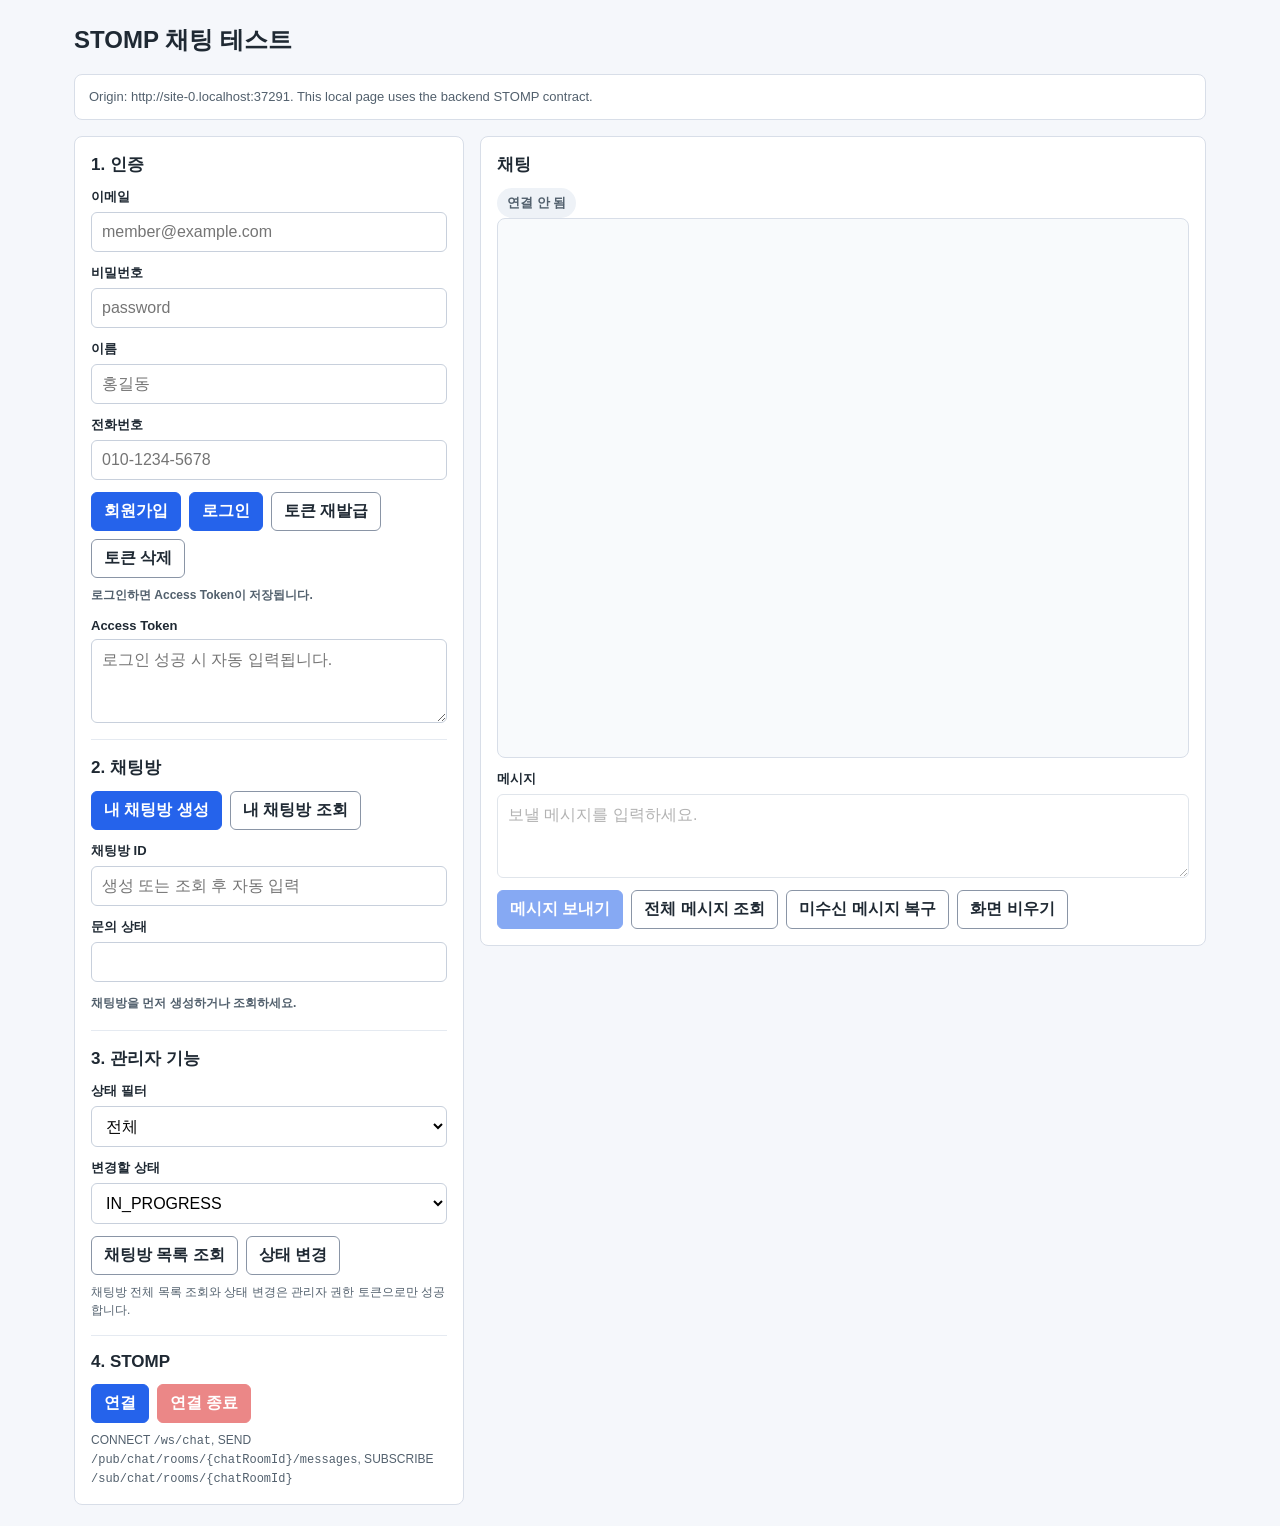
<file: src/main/resources/chat-test/chat-test.html>
<!doctype html>
<html lang="ko">
<head>
    <meta charset="UTF-8">
    <meta name="viewport" content="width=device-width, initial-scale=1.0">
    <title>STOMP 채팅 테스트</title>
    <style>
        * { box-sizing: border-box; }
        body { margin: 0; font-family: Arial, "Malgun Gothic", sans-serif; background: #f5f7fb; color: #1f2933; }
        main { max-width: 1180px; margin: 0 auto; padding: 24px; }
        h1 { margin: 0 0 18px; font-size: 24px; }
        h2 { margin: 0 0 12px; font-size: 17px; }
        code { font-family: Consolas, monospace; font-size: 12px; }
        .layout { display: grid; grid-template-columns: 390px 1fr; gap: 16px; align-items: start; }
        .panel { background: #fff; border: 1px solid #d8dee8; border-radius: 8px; padding: 16px; }
        .section { padding-top: 16px; margin-top: 16px; border-top: 1px solid #e5eaf1; }
        .section:first-child { padding-top: 0; margin-top: 0; border-top: 0; }
        .field { display: grid; gap: 6px; margin-bottom: 12px; }
        label { font-size: 13px; font-weight: 700; }
        input, select, textarea { width: 100%; border: 1px solid #c8d0dc; border-radius: 6px; padding: 10px; font: inherit; background: #fff; }
        textarea { min-height: 84px; resize: vertical; }
        button { min-height: 38px; border: 1px solid #2563eb; border-radius: 6px; padding: 8px 12px; font: inherit; font-weight: 700; color: #fff; background: #2563eb; cursor: pointer; }
        button.secondary { border-color: #8a95a6; color: #1f2933; background: #fff; }
        button.danger { border-color: #dc2626; background: #dc2626; }
        button:disabled, textarea:disabled { opacity: 0.55; cursor: not-allowed; }
        .row { display: flex; gap: 8px; flex-wrap: wrap; }
        .status { display: inline-flex; align-items: center; min-height: 30px; padding: 5px 10px; border-radius: 999px; font-size: 13px; font-weight: 700; background: #eef2f7; color: #52606d; }
        .status.connected { background: #dcfce7; color: #166534; }
        .status.error { background: #fee2e2; color: #991b1b; }
        .notice { margin: 0 0 16px; padding: 12px 14px; border: 1px solid #d8dee8; border-radius: 8px; background: #fff; color: #52606d; font-size: 13px; line-height: 1.5; }
        .notice.error { border-color: #fca5a5; background: #fee2e2; color: #991b1b; font-weight: 700; }
        .messages { height: 540px; overflow: auto; border: 1px solid #d8dee8; border-radius: 8px; padding: 12px; background: #f8fafc; }
        .message { margin-bottom: 8px; padding: 9px 10px; border: 1px solid #e1e7ef; border-radius: 6px; background: #fff; white-space: pre-wrap; word-break: break-word; }
        .message.system { color: #52606d; background: #eef2f7; }
        .message.error { color: #991b1b; background: #fee2e2; }
        .message .meta { display: block; margin-bottom: 4px; color: #52606d; font-size: 12px; font-weight: 700; }
        .result, .hint { margin: 8px 0 0; color: #52606d; font-size: 12px; line-height: 1.5; }
        .result { min-height: 20px; font-weight: 700; }
        .result.success { color: #166534; }
        .result.error { color: #991b1b; }
        @media (max-width: 920px) { main { padding: 16px; } .layout { grid-template-columns: 1fr; } .messages { height: 360px; } }
    </style>
</head>
<body>
<main>
    <h1>STOMP 채팅 테스트</h1>
    <div id="pageNotice" class="notice"></div>
    <div class="layout">
        <section class="panel">
            <div class="section">
                <h2>1. 인증</h2>
                <div class="field"><label for="email">이메일</label><input id="email" type="email" placeholder="member@example.com"></div>
                <div class="field"><label for="password">비밀번호</label><input id="password" type="password" placeholder="password"></div>
                <div class="field"><label for="name">이름</label><input id="name" type="text" placeholder="홍길동"></div>
                <div class="field"><label for="phone">전화번호</label><input id="phone" type="text" placeholder="010-1234-5678"></div>
                <div class="row">
                    <button type="button" id="signupButton">회원가입</button>
                    <button type="button" id="loginButton">로그인</button>
                    <button type="button" class="secondary" id="refreshButton">토큰 재발급</button>
                    <button type="button" class="secondary" id="clearTokenButton">토큰 삭제</button>
                </div>
                <div id="authResult" class="result">로그인하면 Access Token이 저장됩니다.</div>
                <div class="field" style="margin-top: 12px;"><label for="accessToken">Access Token</label><textarea id="accessToken" placeholder="로그인 성공 시 자동 입력됩니다."></textarea></div>
            </div>
            <div class="section">
                <h2>2. 채팅방</h2>
                <div class="row">
                    <button type="button" id="createRoomButton">내 채팅방 생성</button>
                    <button type="button" class="secondary" id="getRoomButton">내 채팅방 조회</button>
                </div>
                <div class="field" style="margin-top: 12px;"><label for="chatRoomId">채팅방 ID</label><input id="chatRoomId" type="number" min="1" placeholder="생성 또는 조회 후 자동 입력"></div>
                <div class="field"><label for="chatRoomStatus">문의 상태</label><input id="chatRoomStatus" type="text" readonly></div>
                <div id="roomResult" class="result">채팅방을 먼저 생성하거나 조회하세요.</div>
            </div>
            <div class="section">
                <h2>3. 관리자 기능</h2>
                <div class="field">
                    <label for="roomStatusFilter">상태 필터</label>
                    <select id="roomStatusFilter"><option value="">전체</option><option value="WAITING">WAITING</option><option value="IN_PROGRESS">IN_PROGRESS</option><option value="COMPLETED">COMPLETED</option></select>
                </div>
                <div class="field">
                    <label for="nextRoomStatus">변경할 상태</label>
                    <select id="nextRoomStatus"><option value="IN_PROGRESS">IN_PROGRESS</option><option value="COMPLETED">COMPLETED</option></select>
                </div>
                <div class="row">
                    <button type="button" class="secondary" id="loadRoomsButton">채팅방 목록 조회</button>
                    <button type="button" class="secondary" id="changeRoomStatusButton">상태 변경</button>
                </div>
                <p class="hint">채팅방 전체 목록 조회와 상태 변경은 관리자 권한 토큰으로만 성공합니다.</p>
            </div>
            <div class="section">
                <h2>4. STOMP</h2>
                <div class="row">
                    <button type="button" id="connectButton">연결</button>
                    <button type="button" class="danger" id="disconnectButton" disabled>연결 종료</button>
                </div>
                <p class="hint">CONNECT <code>/ws/chat</code>, SEND <code>/pub/chat/rooms/{chatRoomId}/messages</code>, SUBSCRIBE <code>/sub/chat/rooms/{chatRoomId}</code></p>
            </div>
        </section>
        <section class="panel">
            <h2>채팅</h2>
            <div id="connectionStatus" class="status">연결 안 됨</div>
            <div id="messages" class="messages"></div>
            <div class="field" style="margin-top: 12px;"><label for="messageInput">메시지</label><textarea id="messageInput" placeholder="보낼 메시지를 입력하세요." disabled></textarea></div>
            <div class="row">
                <button type="button" id="sendButton" disabled>메시지 보내기</button>
                <button type="button" class="secondary" id="loadMessagesButton">전체 메시지 조회</button>
                <button type="button" class="secondary" id="recoverMessagesButton">미수신 메시지 복구</button>
                <button type="button" class="secondary" id="clearMessagesButton">화면 비우기</button>
            </div>
        </section>
    </div>
</main>
<script>
    const $ = (id) => document.getElementById(id);
    const emailInput = $("email");
    const passwordInput = $("password");
    const nameInput = $("name");
    const phoneInput = $("phone");
    const accessTokenInput = $("accessToken");
    const chatRoomIdInput = $("chatRoomId");
    const chatRoomStatusInput = $("chatRoomStatus");
    const messageInput = $("messageInput");
    const messages = $("messages");
    const connectionStatus = $("connectionStatus");
    const authResult = $("authResult");
    const roomResult = $("roomResult");
    const pageNotice = $("pageNotice");
    const roomStatusFilter = $("roomStatusFilter");
    const nextRoomStatus = $("nextRoomStatus");
    const subscriptionId = "chat-room-subscription";
    let socket = null;
    let reconnectTimer = null;
    let reconnectAttempts = 0;
    let manualDisconnect = false;
    let currentChatRoomStatus = "";

    restoreSavedState();
    initializePageNotice();

    $("signupButton").addEventListener("click", signup);
    $("loginButton").addEventListener("click", login);
    $("refreshButton").addEventListener("click", refreshAccessToken);
    $("clearTokenButton").addEventListener("click", clearToken);
    $("createRoomButton").addEventListener("click", createMyChatRoom);
    $("getRoomButton").addEventListener("click", getMyChatRoom);
    $("connectButton").addEventListener("click", connectStomp);
    $("disconnectButton").addEventListener("click", disconnectStomp);
    $("sendButton").addEventListener("click", sendMessage);
    $("loadMessagesButton").addEventListener("click", () => loadMessages(false));
    $("recoverMessagesButton").addEventListener("click", recoverMissedMessages);
    $("clearMessagesButton").addEventListener("click", () => messages.innerHTML = "");
    $("loadRoomsButton").addEventListener("click", loadChatRooms);
    $("changeRoomStatusButton").addEventListener("click", changeRoomStatus);
    messageInput.addEventListener("keydown", (event) => {
        if (event.key === "Enter" && !event.shiftKey) {
            event.preventDefault();
            sendMessage();
        }
    });

    async function signup() {
        const request = {email: emailInput.value.trim(), password: passwordInput.value, name: nameInput.value.trim(), phone: phoneInput.value.trim()};
        if (!request.email || !request.password || !request.name || !request.phone) {
            setResult(authResult, "Fill all sign-up fields.", "error");
            return;
        }
        try {
            const body = await requestJson("/api/auth/signup", {method: "POST", headers: {"Content-Type": "application/json"}, body: JSON.stringify(request)});
            localStorage.setItem("chatTestEmail", request.email);
            setResult(authResult, `Sign-up success: memberId=${body.data.memberId}`, "success");
            appendSystem("Sign-up completed. Log in with the same account.");
        } catch (error) {
            setResult(authResult, error.message, "error");
            appendError("Sign-up failed: " + error.message);
        }
    }

    async function login() {
        const email = emailInput.value.trim();
        const password = passwordInput.value;
        if (!email || !password) {
            setResult(authResult, "Fill email and password.", "error");
            return;
        }
        try {
            const body = await requestJson("/api/auth/login", {method: "POST", headers: {"Content-Type": "application/json"}, body: JSON.stringify({email, password})});
            saveAccessToken(body.data.accessToken);
            localStorage.setItem("chatTestEmail", email);
            setResult(authResult, "Login success.", "success");
            appendSystem("Access token saved.");
        } catch (error) {
            setResult(authResult, error.message, "error");
            appendError("Login failed: " + error.message);
        }
    }

    async function refreshAccessToken() {
        const body = await requestJson("/api/auth/refresh", {method: "POST", credentials: "same-origin"});
        saveAccessToken(body.data.accessToken);
        setResult(authResult, "Token refresh success.", "success");
        appendSystem("Access token refreshed.");
        return body.data.accessToken;
    }

    async function createMyChatRoom() {
        try {
            const body = await requestJsonWithAuth("/api/chat/rooms/my", {method: "POST"});
            applyChatRoom(body.data);
            setResult(roomResult, `Room created: ${body.data.chatRoomId}`, "success");
            appendSystem(`Room created: chatRoomId=${body.data.chatRoomId}, status=${body.data.status}`);
        } catch (error) {
            setResult(roomResult, error.message, "error");
            appendError("Create room failed: " + error.message);
        }
    }

    async function getMyChatRoom() {
        try {
            const body = await requestJsonWithAuth("/api/chat/rooms/my", {method: "GET"});
            applyChatRoom(body.data);
            setResult(roomResult, `Room loaded: ${body.data.chatRoomId}`, "success");
            appendSystem(`Room loaded: chatRoomId=${body.data.chatRoomId}, status=${body.data.status}`);
        } catch (error) {
            setResult(roomResult, error.message, "error");
            appendError("Load room failed: " + error.message);
        }
    }

    async function loadChatRooms() {
        const status = roomStatusFilter.value;
        const query = status ? `?status=${encodeURIComponent(status)}` : "";
        try {
            const body = await requestJsonWithAuth("/api/chat/rooms" + query, {method: "GET"});
            appendSystem(`${status || "ALL"} rooms: ${body.data.length}`);
            body.data.forEach((room) => appendSystem(`room=${room.chatRoomId}, member=${room.memberId}, status=${room.status}, updatedAt=${formatDateTime(room.updatedAt)}, createdAt=${formatDateTime(room.createdAt)}`));
        } catch (error) {
            appendError("Load rooms failed: " + error.message);
        }
    }

    async function changeRoomStatus() {
        const chatRoomId = requireChatRoomId();
        if (!chatRoomId) return;
        try {
            const body = await requestJsonWithAuth(`/api/chat/rooms/${chatRoomId}/status`, {method: "PATCH", headers: {"Content-Type": "application/json"}, body: JSON.stringify({status: nextRoomStatus.value})});
            applyChatRoom(body.data);
            appendSystem(`Status changed: chatRoomId=${body.data.chatRoomId}, status=${body.data.status}`);
        } catch (error) {
            appendError("Change status failed: " + error.message);
        }
    }

    function connectStomp() {
        const chatRoomId = requireChatRoomId();
        const accessToken = requireAccessToken();
        if (!chatRoomId || !accessToken) return;
        if (socket && socket.readyState === WebSocket.OPEN) {
            appendSystem("STOMP connection is already open.");
            return;
        }
        manualDisconnect = false;
        setConnected(false, "Connecting");
        const protocol = window.location.protocol === "https:" ? "wss:" : "ws:";
        socket = new WebSocket(`${protocol}//${window.location.host}/ws/chat`);
        socket.onopen = () => {
            reconnectAttempts = 0;
            sendFrame("CONNECT", {"accept-version": "1.2", "heart-beat": "10000,10000", "Authorization": "Bearer " + accessToken});
        };
        socket.onmessage = (event) => handleStompData(event.data);
        socket.onerror = () => {
            setConnected(false, "Error", "error");
            appendError("STOMP connection error.");
        };
        socket.onclose = (event) => {
            setConnected(false, "Closed");
            appendSystem(`STOMP closed: code=${event.code}, reason=${event.reason || "none"}`);
            if (!manualDisconnect) scheduleReconnect();
        };
    }

    function disconnectStomp() {
        manualDisconnect = true;
        clearTimeout(reconnectTimer);
        if (socket && socket.readyState === WebSocket.OPEN) {
            sendFrame("UNSUBSCRIBE", {id: subscriptionId});
            sendFrame("DISCONNECT", {});
        }
        if (socket) {
            socket.close();
            socket = null;
        }
        setConnected(false, "Disconnected");
    }

    function sendMessage() {
        const chatRoomId = requireChatRoomId();
        const content = messageInput.value.trim();
        if (!chatRoomId || !content) return;
        if (content.length > 1000) {
            appendError("Message must be 1000 characters or less.");
            return;
        }
        if (!socket || socket.readyState !== WebSocket.OPEN) {
            appendError("Connect STOMP before sending a message.");
            return;
        }
        if (currentChatRoomStatus === "COMPLETED") {
            appendError("Cannot send messages to a completed room.");
            return;
        }
        sendFrame("SEND", {destination: `/pub/chat/rooms/${chatRoomId}/messages`, "content-type": "application/json"}, JSON.stringify({content}));
        messageInput.value = "";
        messageInput.focus();
    }

    async function loadMessages(onlyMissed) {
        const chatRoomId = requireChatRoomId();
        if (!chatRoomId) return;
        const lastReceivedMessageId = getLastReceivedMessageId(chatRoomId);
        const query = onlyMissed && lastReceivedMessageId > 0 ? `?afterMessageId=${lastReceivedMessageId}` : "";
        try {
            const body = await requestJsonWithAuth(`/api/chat/rooms/${chatRoomId}/messages${query}`, {method: "GET"});
            appendSystem(`${onlyMissed ? "Missed" : "All"} messages: ${body.data.length}`);
            body.data.forEach(appendChatMessage);
        } catch (error) {
            appendError("Load messages failed: " + error.message);
        }
    }

    async function recoverMissedMessages() {
        await loadMessages(true);
    }

    function handleStompData(data) {
        data.split("\u0000").filter((frame) => frame.trim() !== "").forEach((rawFrame) => {
            const frame = parseFrame(rawFrame);
            if (frame.command === "CONNECTED") {
                subscribeCurrentRoom();
                setConnected(true, "Connected");
                appendSystem("STOMP CONNECTED.");
                recoverMissedMessages();
                return;
            }
            if (frame.command === "MESSAGE") {
                appendServerMessage(frame.body);
                return;
            }
            if (frame.command === "ERROR") {
                appendStompError(frame);
            }
        });
    }

    function appendStompError(frame) {
        try {
            const error = JSON.parse(frame.body || "{}");
            if (error.code && error.message) {
                appendError(`STOMP ERROR: ${error.code} - ${error.message}`);
                return;
            }
        } catch (parseError) {
            // 서버가 JSON ErrorResponse가 아닌 기본 ERROR frame을 보낸 경우 기존 방식으로 표시합니다.
        }

        appendError("STOMP ERROR: " + (frame.body || JSON.stringify(frame.headers)));
    }

    function subscribeCurrentRoom() {
        const chatRoomId = requireChatRoomId();
        if (!chatRoomId) return;
        sendFrame("SUBSCRIBE", {id: subscriptionId, destination: `/sub/chat/rooms/${chatRoomId}`, ack: "auto"});
        appendSystem(`/sub/chat/rooms/${chatRoomId} subscribed.`);
    }

    function appendServerMessage(body) {
        try {
            const message = JSON.parse(body);
            if (message.messageId) {
                appendChatMessage(message);
                return;
            }
            appendSystem(`${message.content || body} (${formatDateTime(message.createdAt)})`);
        } catch (error) {
            appendSystem(body);
        }
    }

    function appendChatMessage(message) {
        const messageId = Number(message.messageId || 0);
        const chatRoomId = String(message.chatRoomId || "");
        if (messageId > 0 && chatRoomId) updateLastReceivedMessageId(chatRoomId, messageId);
        const element = document.createElement("div");
        element.className = "message";
        const meta = document.createElement("span");
        meta.className = "meta";
        meta.textContent = `#${message.messageId} ${message.senderRole}:${message.senderId} / room=${message.chatRoomId} / ${formatDateTime(message.createdAt)}`;
        const content = document.createElement("span");
        content.textContent = message.content;
        element.appendChild(meta);
        element.appendChild(content);
        messages.appendChild(element);
        scrollMessagesToBottom();
    }

    function sendFrame(command, headers = {}, body = "") {
        const headerLines = Object.entries(headers).map(([key, value]) => `${key}:${value}`).join("\n");
        socket.send(`${command}\n${headerLines}\n\n${body}\u0000`);
    }

    function parseFrame(rawFrame) {
        const splitIndex = rawFrame.indexOf("\n\n");
        const headerPart = splitIndex >= 0 ? rawFrame.slice(0, splitIndex) : rawFrame;
        const body = splitIndex >= 0 ? rawFrame.slice(splitIndex + 2) : "";
        const headerLines = headerPart.split("\n");
        const command = headerLines.shift();
        const headers = {};
        headerLines.forEach((line) => {
            const colonIndex = line.indexOf(":");
            if (colonIndex > 0) headers[line.slice(0, colonIndex)] = line.slice(colonIndex + 1);
        });
        return {command, headers, body};
    }

    async function requestJsonWithAuth(path, options = {}, retry = true) {
        const accessToken = requireAccessToken();
        if (!accessToken) throw new Error("Access token is required.");
        const headers = new Headers(options.headers || {});
        headers.set("Authorization", "Bearer " + accessToken);
        try {
            return await requestJson(path, {...options, headers});
        } catch (error) {
            if (retry && error.status === 401) {
                const newAccessToken = await refreshAccessToken();
                headers.set("Authorization", "Bearer " + newAccessToken);
                return requestJson(path, {...options, headers});
            }
            throw error;
        }
    }

    async function requestJson(path, options = {}) {
        const response = await fetch(path, {credentials: "same-origin", ...options});
        const text = await response.text();
        const body = text ? JSON.parse(text) : {};
        if (!response.ok || body.success === false) {
            const error = new Error(body.message || `HTTP ${response.status}`);
            error.status = response.status;
            error.body = body;
            throw error;
        }
        return body;
    }

    function scheduleReconnect() {
        const chatRoomId = chatRoomIdInput.value.trim();
        const accessToken = accessTokenInput.value.trim();
        if (!chatRoomId || !accessToken) return;
        reconnectAttempts += 1;
        const delay = Math.min(1000 * reconnectAttempts, 10000);
        appendSystem(`Reconnect in ${delay / 1000}s.`);
        clearTimeout(reconnectTimer);
        reconnectTimer = setTimeout(() => refreshAccessToken().catch(() => null).finally(connectStomp), delay);
    }

    function applyChatRoom(chatRoom) {
        chatRoomIdInput.value = chatRoom.chatRoomId;
        chatRoomStatusInput.value = chatRoom.status;
        currentChatRoomStatus = chatRoom.status;
        localStorage.setItem("chatTestChatRoomId", chatRoom.chatRoomId);
        updateSendEnabled();
    }

    function saveAccessToken(accessToken) {
        accessTokenInput.value = accessToken;
        localStorage.setItem("chatTestAccessToken", accessToken);
    }

    function getLastReceivedMessageId(chatRoomId) {
        return Number(localStorage.getItem(lastMessageIdStorageKey(chatRoomId)) || "0");
    }

    function updateLastReceivedMessageId(chatRoomId, messageId) {
        const currentMessageId = getLastReceivedMessageId(chatRoomId);
        localStorage.setItem(lastMessageIdStorageKey(chatRoomId), String(Math.max(currentMessageId, messageId)));
    }

    function lastMessageIdStorageKey(chatRoomId) {
        return `chatTestLastMessageId:${chatRoomId}`;
    }

    function clearToken() {
        accessTokenInput.value = "";
        localStorage.removeItem("chatTestAccessToken");
        appendSystem("Access token cleared.");
    }

    function restoreSavedState() {
        emailInput.value = localStorage.getItem("chatTestEmail") || "";
        accessTokenInput.value = localStorage.getItem("chatTestAccessToken") || "";
        chatRoomIdInput.value = localStorage.getItem("chatTestChatRoomId") || "";
    }

    function requireAccessToken() {
        const accessToken = accessTokenInput.value.trim();
        if (!accessToken) {
            appendError("Log in first.");
            return "";
        }
        return accessToken;
    }

    function requireChatRoomId() {
        const chatRoomId = chatRoomIdInput.value.trim();
        if (!chatRoomId) {
            appendError("Create or load a chat room first.");
            return "";
        }
        return chatRoomId;
    }

    function setConnected(connected, text, type = "") {
        $("connectButton").disabled = connected;
        $("disconnectButton").disabled = !connected;
        connectionStatus.textContent = text;
        connectionStatus.className = type ? `status ${type}` : connected ? "status connected" : "status";
        updateSendEnabled();
    }

    function updateSendEnabled() {
        const connected = socket && socket.readyState === WebSocket.OPEN;
        const disabled = !connected || currentChatRoomStatus === "COMPLETED";
        $("sendButton").disabled = disabled;
        messageInput.disabled = disabled;
    }

    function setResult(element, text, type = "") {
        element.textContent = text;
        element.className = type ? `result ${type}` : "result";
    }

    function appendSystem(text) { appendMessage(text, "system"); }
    function appendError(text) { appendMessage(text, "error"); }
    function appendMessage(text, type = "") {
        const element = document.createElement("div");
        element.className = type ? `message ${type}` : "message";
        element.textContent = text;
        messages.appendChild(element);
        scrollMessagesToBottom();
    }
    function scrollMessagesToBottom() { messages.scrollTop = messages.scrollHeight; }
    function formatDateTime(value) { return value ? String(value).replace("T", " ") : "-"; }
    function initializePageNotice() {
        if (window.location.protocol === "file:") {
            pageNotice.className = "notice error";
            pageNotice.textContent = "Open this page through Spring Boot. Use http://localhost:8080/chat-test.html";
            return;
        }
        pageNotice.textContent = `Origin: ${window.location.origin}. This local page uses the backend STOMP contract.`;
    }
</script>
</body>
</html>
</file>
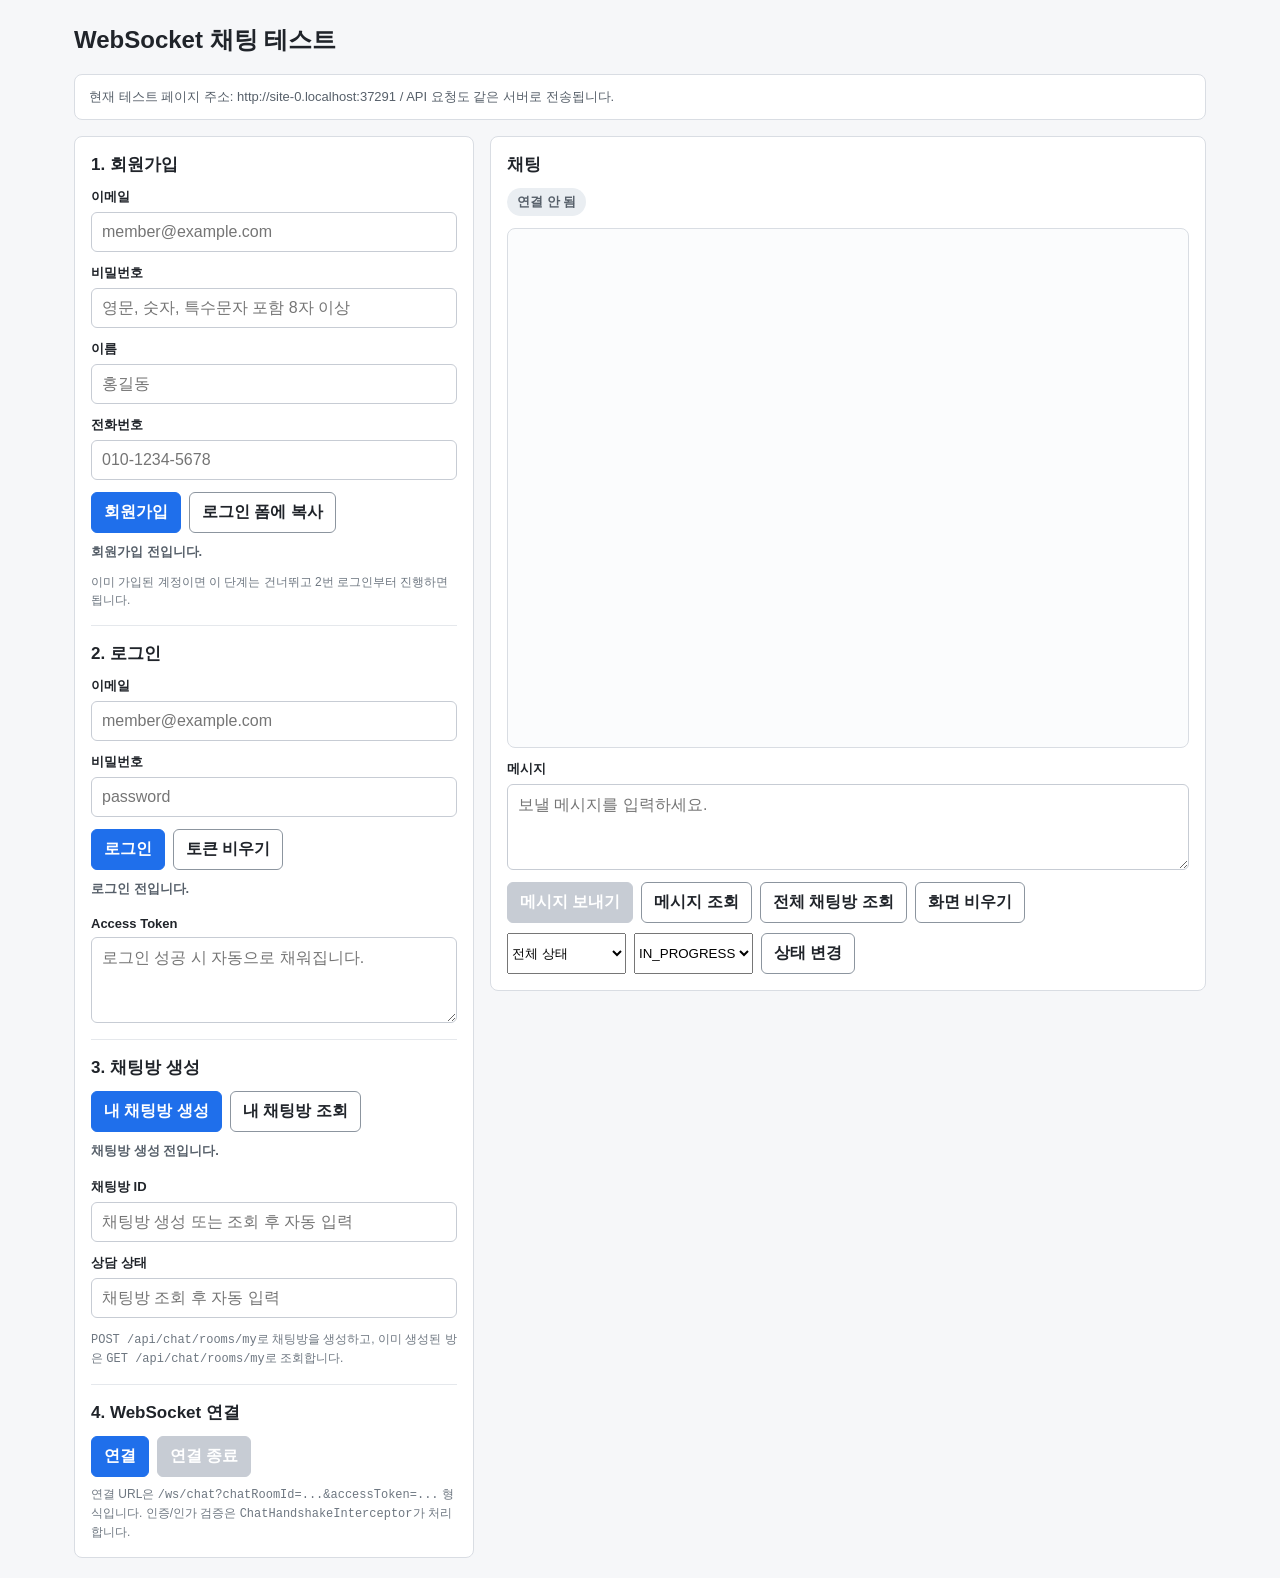
<file: src/main/resources/static/chat-test.html>
<!doctype html>
<html lang="ko">
<head>
    <meta charset="UTF-8">
    <meta name="viewport" content="width=device-width, initial-scale=1.0">
    <title>WebSocket 채팅 테스트</title>
    <style>
        * {
            box-sizing: border-box;
        }

        body {
            margin: 0;
            font-family: Arial, "Malgun Gothic", sans-serif;
            background: #f6f7f9;
            color: #20242a;
        }

        main {
            max-width: 1180px;
            margin: 0 auto;
            padding: 24px;
        }

        h1 {
            margin: 0 0 18px;
            font-size: 24px;
        }

        h2 {
            margin: 0 0 12px;
            font-size: 17px;
        }

        code {
            font-family: Consolas, monospace;
            font-size: 12px;
        }

        .layout {
            display: grid;
            grid-template-columns: 400px 1fr;
            gap: 16px;
            align-items: start;
        }

        .panel {
            background: #ffffff;
            border: 1px solid #d9dde3;
            border-radius: 8px;
            padding: 16px;
        }

        .step {
            padding-top: 16px;
            margin-top: 16px;
            border-top: 1px solid #e5e8ec;
        }

        .step:first-of-type {
            padding-top: 0;
            margin-top: 0;
            border-top: 0;
        }

        .field {
            display: grid;
            gap: 6px;
            margin-bottom: 12px;
        }

        label {
            font-size: 13px;
            font-weight: 700;
        }

        input,
        textarea {
            width: 100%;
            border: 1px solid #c7ccd4;
            border-radius: 6px;
            padding: 10px;
            font: inherit;
            background: #ffffff;
        }

        textarea {
            min-height: 86px;
            resize: vertical;
        }

        .row {
            display: flex;
            gap: 8px;
            flex-wrap: wrap;
        }

        button {
            border: 1px solid #1f6feb;
            border-radius: 6px;
            padding: 9px 12px;
            font: inherit;
            font-weight: 700;
            color: #ffffff;
            background: #1f6feb;
            cursor: pointer;
        }

        button.secondary {
            border-color: #8c959f;
            color: #20242a;
            background: #ffffff;
        }

        button.danger {
            border-color: #d1242f;
            background: #d1242f;
        }

        button:disabled {
            border-color: #c7ccd4;
            background: #c7ccd4;
            cursor: not-allowed;
        }

        .status {
            display: inline-flex;
            align-items: center;
            min-height: 28px;
            margin-bottom: 12px;
            padding: 4px 10px;
            border-radius: 999px;
            font-size: 13px;
            font-weight: 700;
            background: #eaeef2;
            color: #57606a;
        }

        .status.connected {
            background: #dafbe1;
            color: #116329;
        }

        .status.error {
            background: #ffebe9;
            color: #a40e26;
        }

        .notice {
            margin: 0 0 16px;
            padding: 12px 14px;
            border: 1px solid #d9dde3;
            border-radius: 8px;
            background: #ffffff;
            color: #57606a;
            font-size: 13px;
            line-height: 1.5;
        }

        .notice.error {
            border-color: #ff8182;
            background: #ffebe9;
            color: #a40e26;
            font-weight: 700;
        }

        .messages {
            height: 520px;
            overflow: auto;
            border: 1px solid #d9dde3;
            border-radius: 8px;
            padding: 12px;
            background: #fbfcfd;
        }

        .message {
            margin-bottom: 8px;
            padding: 8px 10px;
            border-radius: 6px;
            background: #ffffff;
            border: 1px solid #e5e8ec;
            white-space: pre-wrap;
            word-break: break-word;
        }

        .message.system {
            color: #57606a;
            background: #f0f3f6;
        }

        .message.error {
            color: #a40e26;
            background: #ffebe9;
        }

        .message.chat {
            color: #24292f;
            background: #ffffff;
        }

        .message .meta {
            display: block;
            margin-bottom: 4px;
            color: #57606a;
            font-size: 12px;
            font-weight: 700;
        }

        .hint {
            margin: 8px 0 0;
            font-size: 12px;
            color: #6e7781;
            line-height: 1.5;
        }

        .result {
            min-height: 22px;
            margin-top: 10px;
            font-size: 13px;
            font-weight: 700;
            color: #57606a;
        }

        .result.success {
            color: #116329;
        }

        .result.error {
            color: #a40e26;
        }

        @media (max-width: 900px) {
            main {
                padding: 16px;
            }

            .layout {
                grid-template-columns: 1fr;
            }

            .messages {
                height: 320px;
            }
        }
    </style>
</head>
<body>
<main>
    <h1>WebSocket 채팅 테스트</h1>

    <div id="pageNotice" class="notice"></div>

    <div class="layout">
        <section class="panel">
            <div class="step">
                <h2>1. 회원가입</h2>

                <div class="field">
                    <label for="signupEmail">이메일</label>
                    <input id="signupEmail" type="email" placeholder="member@example.com">
                </div>

                <div class="field">
                    <label for="signupPassword">비밀번호</label>
                    <input id="signupPassword" type="password" placeholder="영문, 숫자, 특수문자 포함 8자 이상">
                </div>

                <div class="field">
                    <label for="signupName">이름</label>
                    <input id="signupName" type="text" placeholder="홍길동">
                </div>

                <div class="field">
                    <label for="signupPhone">전화번호</label>
                    <input id="signupPhone" type="text" placeholder="010-1234-5678">
                </div>

                <div class="row">
                    <button type="button" id="signupButton">회원가입</button>
                    <button type="button" class="secondary" id="copySignupToLoginButton">로그인 폼에 복사</button>
                </div>

                <div id="signupResult" class="result">회원가입 전입니다.</div>

                <p class="hint">
                    이미 가입된 계정이면 이 단계는 건너뛰고 2번 로그인부터 진행하면 됩니다.
                </p>
            </div>

            <div class="step">
                <h2>2. 로그인</h2>

                <div class="field">
                    <label for="loginEmail">이메일</label>
                    <input id="loginEmail" type="email" placeholder="member@example.com">
                </div>

                <div class="field">
                    <label for="loginPassword">비밀번호</label>
                    <input id="loginPassword" type="password" placeholder="password">
                </div>

                <div class="row">
                    <button type="button" id="loginButton">로그인</button>
                    <button type="button" class="secondary" id="clearTokenButton">토큰 비우기</button>
                </div>

                <div id="loginResult" class="result">로그인 전입니다.</div>

                <div class="field" style="margin-top: 14px;">
                    <label for="accessToken">Access Token</label>
                    <textarea id="accessToken" placeholder="로그인 성공 시 자동으로 채워집니다."></textarea>
                </div>
            </div>

            <div class="step">
                <h2>3. 채팅방 생성</h2>

                <div class="row">
                    <button type="button" id="createRoomButton">내 채팅방 생성</button>
                    <button type="button" class="secondary" id="getRoomButton">내 채팅방 조회</button>
                </div>

                <div id="roomResult" class="result">채팅방 생성 전입니다.</div>

                <div class="field" style="margin-top: 14px;">
                    <label for="chatRoomId">채팅방 ID</label>
                    <input id="chatRoomId" type="number" min="1" placeholder="채팅방 생성 또는 조회 후 자동 입력">
                </div>

                <div class="field">
                    <label for="chatRoomStatus">상담 상태</label>
                    <input id="chatRoomStatus" type="text" placeholder="채팅방 조회 후 자동 입력" readonly>
                </div>

                <p class="hint">
                    <code>POST /api/chat/rooms/my</code>로 채팅방을 생성하고,
                    이미 생성된 방은 <code>GET /api/chat/rooms/my</code>로 조회합니다.
                </p>
            </div>

            <div class="step">
                <h2>4. WebSocket 연결</h2>

                <div class="row">
                    <button type="button" id="connectButton">연결</button>
                    <button type="button" class="danger" id="disconnectButton" disabled>연결 종료</button>
                </div>

                <p class="hint">
                    연결 URL은 <code>/ws/chat?chatRoomId=...&accessToken=...</code> 형식입니다.
                    인증/인가 검증은 <code>ChatHandshakeInterceptor</code>가 처리합니다.
                </p>
            </div>
        </section>

        <section class="panel">
            <h2>채팅</h2>
            <div id="connectionStatus" class="status">연결 안 됨</div>

            <div id="messages" class="messages"></div>

            <div class="field" style="margin-top: 12px;">
                <label for="messageInput">메시지</label>
                <textarea id="messageInput" placeholder="보낼 메시지를 입력하세요." disabled></textarea>
            </div>

            <div class="row">
                <button type="button" id="sendButton" disabled>메시지 보내기</button>
                <button type="button" class="secondary" id="loadMessagesButton">메시지 조회</button>
                <button type="button" class="secondary" id="loadRoomsButton">전체 채팅방 조회</button>
                <button type="button" class="secondary" id="clearMessagesButton">화면 비우기</button>
            </div>

            <div class="row" style="margin-top: 10px;">
                <select id="roomStatusFilter">
                    <option value="">전체 상태</option>
                    <option value="WAITING">WAITING</option>
                    <option value="IN_PROGRESS">IN_PROGRESS</option>
                    <option value="COMPLETED">COMPLETED</option>
                </select>
                <select id="nextRoomStatus">
                    <option value="IN_PROGRESS">IN_PROGRESS</option>
                    <option value="COMPLETED">COMPLETED</option>
                </select>
                <button type="button" class="secondary" id="changeRoomStatusButton">상태 변경</button>
            </div>
        </section>
    </div>
</main>

<script>
    const signupEmailInput = document.getElementById("signupEmail");
    const signupPasswordInput = document.getElementById("signupPassword");
    const signupNameInput = document.getElementById("signupName");
    const signupPhoneInput = document.getElementById("signupPhone");
    const loginEmailInput = document.getElementById("loginEmail");
    const loginPasswordInput = document.getElementById("loginPassword");
    const accessTokenInput = document.getElementById("accessToken");
    const chatRoomIdInput = document.getElementById("chatRoomId");
    const chatRoomStatusInput = document.getElementById("chatRoomStatus");
    const messageInput = document.getElementById("messageInput");
    const messages = document.getElementById("messages");
    const connectionStatus = document.getElementById("connectionStatus");
    const signupResult = document.getElementById("signupResult");
    const loginResult = document.getElementById("loginResult");
    const roomResult = document.getElementById("roomResult");
    const pageNotice = document.getElementById("pageNotice");
    const signupButton = document.getElementById("signupButton");
    const copySignupToLoginButton = document.getElementById("copySignupToLoginButton");
    const loginButton = document.getElementById("loginButton");
    const clearTokenButton = document.getElementById("clearTokenButton");
    const createRoomButton = document.getElementById("createRoomButton");
    const getRoomButton = document.getElementById("getRoomButton");
    const connectButton = document.getElementById("connectButton");
    const disconnectButton = document.getElementById("disconnectButton");
    const sendButton = document.getElementById("sendButton");
    const loadMessagesButton = document.getElementById("loadMessagesButton");
    const loadRoomsButton = document.getElementById("loadRoomsButton");
    const clearMessagesButton = document.getElementById("clearMessagesButton");
    const roomStatusFilter = document.getElementById("roomStatusFilter");
    const nextRoomStatus = document.getElementById("nextRoomStatus");
    const changeRoomStatusButton = document.getElementById("changeRoomStatusButton");

    let socket = null;
    let currentChatRoomStatus = "";

    initializePageNotice();

    accessTokenInput.value = localStorage.getItem("chatTestAccessToken") || "";
    chatRoomIdInput.value = localStorage.getItem("chatTestChatRoomId") || "";
    loginEmailInput.value = localStorage.getItem("chatTestEmail") || "";

    signupButton.addEventListener("click", signup);
    copySignupToLoginButton.addEventListener("click", copySignupToLogin);
    loginButton.addEventListener("click", login);
    clearTokenButton.addEventListener("click", clearToken);
    createRoomButton.addEventListener("click", createMyChatRoom);
    getRoomButton.addEventListener("click", getMyChatRoom);
    connectButton.addEventListener("click", connect);
    disconnectButton.addEventListener("click", disconnect);
    sendButton.addEventListener("click", sendMessage);
    loadMessagesButton.addEventListener("click", loadMessages);
    loadRoomsButton.addEventListener("click", loadChatRooms);
    clearMessagesButton.addEventListener("click", clearMessages);
    changeRoomStatusButton.addEventListener("click", changeRoomStatus);

    messageInput.addEventListener("keydown", (event) => {
        if (event.key === "Enter" && !event.shiftKey) {
            event.preventDefault();
            sendMessage();
        }
    });

    async function signup() {
        const email = signupEmailInput.value.trim();
        const password = signupPasswordInput.value;
        const name = signupNameInput.value.trim();
        const phone = signupPhoneInput.value.trim();

        if (!email || !password || !name || !phone) {
            setResult(signupResult, "회원가입 정보를 모두 입력하세요.", "error");
            appendMessage("회원가입 정보를 모두 입력하세요.", "error");
            return;
        }

        try {
            setResult(signupResult, "회원가입 요청 중...", "");
            appendMessage("회원가입 요청 중...", "system");
            signupButton.disabled = true;

            const response = await fetch(apiUrl("/api/auth/signup"), {
                method: "POST",
                headers: {
                    "Content-Type": "application/json"
                },
                body: JSON.stringify({email, password, name, phone})
            });

            const body = await readJson(response);

            if (!response.ok || !body.success) {
                setResult(signupResult, "회원가입 실패: 입력값 또는 중복 이메일을 확인하세요.", "error");
                appendMessage("회원가입 실패: " + JSON.stringify(body), "error");
                return;
            }

            setResult(signupResult, `회원가입 성공: ${body.data.email}`, "success");
            appendMessage(`회원가입 성공: memberId=${body.data.memberId}`, "system");
            copySignupToLogin();
        } catch (error) {
            const message = getFetchErrorMessage(error);
            setResult(signupResult, message, "error");
            appendMessage("회원가입 요청 오류: " + message, "error");
        } finally {
            signupButton.disabled = false;
        }
    }

    function copySignupToLogin() {
        loginEmailInput.value = signupEmailInput.value.trim();
        loginPasswordInput.value = signupPasswordInput.value;
        appendMessage("회원가입 폼의 이메일/비밀번호를 로그인 폼에 복사했습니다.", "system");
    }

    async function login() {
        const email = loginEmailInput.value.trim();
        const password = loginPasswordInput.value;

        if (!email || !password) {
            setResult(loginResult, "로그인 이메일과 비밀번호를 입력하세요.", "error");
            appendMessage("로그인 이메일과 비밀번호를 입력하세요.", "error");
            return;
        }

        try {
            setResult(loginResult, "로그인 요청 중...", "");
            appendMessage("로그인 요청 중...", "system");
            loginButton.disabled = true;

            const response = await fetch(apiUrl("/api/auth/login"), {
                method: "POST",
                headers: {
                    "Content-Type": "application/json"
                },
                body: JSON.stringify({email, password})
            });

            const body = await readJson(response);

            if (!response.ok || !body.success) {
                setResult(loginResult, "로그인 실패: 이메일 또는 비밀번호를 확인하세요.", "error");
                appendMessage("로그인 실패: " + JSON.stringify(body), "error");
                return;
            }

            const accessToken = body.data.accessToken;
            accessTokenInput.value = accessToken;
            localStorage.setItem("chatTestAccessToken", accessToken);
            localStorage.setItem("chatTestEmail", email);

            setResult(loginResult, "로그인 성공: Access Token을 받았습니다.", "success");
            appendMessage("로그인 성공: Access Token을 저장했습니다.", "system");
        } catch (error) {
            const message = getFetchErrorMessage(error);
            setResult(loginResult, message, "error");
            appendMessage("로그인 요청 오류: " + message, "error");
        } finally {
            loginButton.disabled = false;
        }
    }

    async function createMyChatRoom() {
        const accessToken = getAccessToken();

        if (!accessToken) {
            setResult(roomResult, "먼저 로그인해서 Access Token을 받아야 합니다.", "error");
            appendMessage("먼저 로그인해서 Access Token을 받아야 합니다.", "error");
            return;
        }

        try {
            setResult(roomResult, "내 채팅방 생성 요청 중...", "");
            appendMessage("내 채팅방 생성 요청 중...", "system");
            createRoomButton.disabled = true;

            const response = await fetch(apiUrl("/api/chat/rooms/my"), {
                method: "POST",
                headers: {
                    "Authorization": "Bearer " + accessToken
                }
            });

            const body = await readJson(response);

            if (!response.ok || !body.success) {
                setResult(roomResult, "채팅방 생성 실패: 이미 있으면 조회 버튼을 눌러보세요.", "error");
                appendMessage("채팅방 생성 실패: " + JSON.stringify(body), "error");

                if (response.status === 409) {
                    appendMessage("이미 채팅방이 있다면 '내 채팅방 조회'를 눌러 chatRoomId를 가져오세요.", "system");
                }

                return;
            }

            setChatRoom(body.data);
            setResult(roomResult, `채팅방 생성 성공: chatRoomId=${body.data.chatRoomId}, status=${body.data.status}`, "success");
            appendMessage(`채팅방 생성 성공: chatRoomId=${body.data.chatRoomId}, status=${body.data.status}`, "system");
        } catch (error) {
            const message = getFetchErrorMessage(error);
            setResult(roomResult, message, "error");
            appendMessage("채팅방 생성 요청 오류: " + message, "error");
        } finally {
            createRoomButton.disabled = false;
        }
    }

    async function getMyChatRoom() {
        const accessToken = getAccessToken();

        if (!accessToken) {
            setResult(roomResult, "먼저 로그인해서 Access Token을 받아야 합니다.", "error");
            appendMessage("먼저 로그인해서 Access Token을 받아야 합니다.", "error");
            return;
        }

        try {
            setResult(roomResult, "내 채팅방 조회 요청 중...", "");
            appendMessage("내 채팅방 조회 요청 중...", "system");
            getRoomButton.disabled = true;

            const response = await fetch(apiUrl("/api/chat/rooms/my"), {
                method: "GET",
                headers: {
                    "Authorization": "Bearer " + accessToken
                }
            });

            const body = await readJson(response);

            if (!response.ok || !body.success) {
                setResult(roomResult, "채팅방 조회 실패: 먼저 채팅방을 생성하세요.", "error");
                appendMessage("채팅방 조회 실패: " + JSON.stringify(body), "error");
                return;
            }

            setChatRoom(body.data);
            setResult(roomResult, `채팅방 조회 성공: chatRoomId=${body.data.chatRoomId}, status=${body.data.status}`, "success");
            appendMessage(`채팅방 조회 성공: chatRoomId=${body.data.chatRoomId}, status=${body.data.status}`, "system");
        } catch (error) {
            const message = getFetchErrorMessage(error);
            setResult(roomResult, message, "error");
            appendMessage("채팅방 조회 요청 오류: " + message, "error");
        } finally {
            getRoomButton.disabled = false;
        }
    }

    function connect() {
        const chatRoomId = chatRoomIdInput.value.trim();
        const accessToken = getAccessToken();

        if (!chatRoomId) {
            appendMessage("먼저 채팅방을 생성하거나 조회해서 채팅방 ID를 받아야 합니다.", "error");
            return;
        }

        if (!accessToken) {
            appendMessage("먼저 로그인해서 Access Token을 받아야 합니다.", "error");
            return;
        }

        if (socket && socket.readyState === WebSocket.OPEN) {
            appendMessage("이미 WebSocket에 연결되어 있습니다.", "system");
            return;
        }

        /*
         * 현재 페이지가 http://localhost:8080이면 ws://localhost:8080/ws/chat 으로,
         * https://...이면 wss://... 으로 연결합니다.
         */
        const protocol = window.location.protocol === "https:" ? "wss:" : "ws:";
        const query = new URLSearchParams({
            chatRoomId,
            accessToken
        });
        const url = `${protocol}//${window.location.host}/ws/chat?${query.toString()}`;

        appendMessage("WebSocket 연결 시도: " + url.replace(accessToken, "ACCESS_TOKEN"), "system");

        socket = new WebSocket(url);

        socket.onopen = () => {
            setConnected(true);
            appendMessage("WebSocket 연결 성공", "system");
        };

        socket.onmessage = (event) => {
            appendWebSocketMessage(event.data);
        };

        socket.onerror = () => {
            setStatus("WebSocket 오류", "error");
            appendMessage("WebSocket 오류가 발생했습니다. 서버 로그를 확인하세요.", "error");
        };

        socket.onclose = (event) => {
            setConnected(false);
            appendMessage(`WebSocket 연결 종료: code=${event.code}, reason=${event.reason || "없음"}`, "system");
        };
    }

    function disconnect() {
        if (!socket) {
            return;
        }

        socket.close();
        socket = null;
        setConnected(false);
    }

    function sendMessage() {
        const message = messageInput.value.trim();

        if (!message) {
            return;
        }

        if (message.length > 1000) {
            appendMessage("메시지는 1000자 이하로 입력해야 합니다.", "error");
            return;
        }

        if (!socket || socket.readyState !== WebSocket.OPEN) {
            appendMessage("WebSocket이 연결되어 있지 않습니다.", "error");
            return;
        }

        /*
         * 서버에서도 COMPLETED 상태 메시지 저장을 차단하지만,
         * 테스트 페이지에서는 현재 조회된 상태가 COMPLETED이면 전송 버튼 흐름도 먼저 막습니다.
         */
        if (currentChatRoomStatus === "COMPLETED") {
            appendMessage("완료된 채팅방에는 메시지를 보낼 수 없습니다.", "error");
            return;
        }

        socket.send(message);
        messageInput.value = "";
        messageInput.focus();
    }

    async function loadMessages() {
        const accessToken = getAccessToken();
        const chatRoomId = chatRoomIdInput.value.trim();

        if (!accessToken) {
            appendMessage("먼저 로그인해서 Access Token을 받아야 합니다.", "error");
            return;
        }

        if (!chatRoomId) {
            appendMessage("먼저 조회할 채팅방 ID를 입력해야 합니다.", "error");
            return;
        }

        try {
            appendMessage(`채팅방 메시지 조회 요청: chatRoomId=${chatRoomId}`, "system");

            const response = await fetch(apiUrl(`/api/chat/rooms/${chatRoomId}/messages`), {
                method: "GET",
                headers: {
                    "Authorization": "Bearer " + accessToken
                }
            });

            const body = await readJson(response);

            if (!response.ok || !body.success) {
                appendMessage("메시지 조회 실패: " + JSON.stringify(body), "error");
                return;
            }

            appendMessage(`저장된 메시지 ${body.data.length}개를 조회했습니다.`, "system");
            body.data.forEach(appendChatMessage);
        } catch (error) {
            appendMessage("메시지 조회 요청 오류: " + getFetchErrorMessage(error), "error");
        }
    }

    async function loadChatRooms() {
        const accessToken = getAccessToken();

        if (!accessToken) {
            appendMessage("먼저 로그인해서 Access Token을 받아야 합니다.", "error");
            return;
        }

        try {
            const status = roomStatusFilter.value;
            const query = status ? `?status=${encodeURIComponent(status)}` : "";

            appendMessage(status ? `${status} 채팅방 목록 조회 요청` : "전체 채팅방 목록 조회 요청", "system");

            const response = await fetch(apiUrl("/api/chat/rooms" + query), {
                method: "GET",
                headers: {
                    "Authorization": "Bearer " + accessToken
                }
            });

            const body = await readJson(response);

            if (!response.ok || !body.success) {
                appendMessage("전체 채팅방 조회 실패: " + JSON.stringify(body), "error");
                return;
            }

            appendMessage(`전체 채팅방 ${body.data.length}개를 조회했습니다.`, "system");
            body.data.forEach((room) => {
                appendMessage(
                        `chatRoomId=${room.chatRoomId}, memberId=${room.memberId}, status=${room.status}, updatedAt=${formatDateTime(room.updatedAt)}, createdAt=${formatDateTime(room.createdAt)}`,
                        "system"
                );
            });
        } catch (error) {
            appendMessage("전체 채팅방 조회 요청 오류: " + getFetchErrorMessage(error), "error");
        }
    }

    async function changeRoomStatus() {
        const accessToken = getAccessToken();
        const chatRoomId = chatRoomIdInput.value.trim();
        const status = nextRoomStatus.value;

        if (!accessToken) {
            appendMessage("먼저 로그인해서 Access Token을 받아야 합니다.", "error");
            return;
        }

        if (!chatRoomId) {
            appendMessage("상태를 변경할 채팅방 ID를 입력하세요.", "error");
            return;
        }

        try {
            appendMessage(`채팅방 상태 변경 요청: chatRoomId=${chatRoomId}, status=${status}`, "system");
            changeRoomStatusButton.disabled = true;

            const response = await fetch(apiUrl(`/api/chat/rooms/${chatRoomId}/status`), {
                method: "PATCH",
                headers: {
                    "Authorization": "Bearer " + accessToken,
                    "Content-Type": "application/json"
                },
                body: JSON.stringify({status})
            });

            const body = await readJson(response);

            if (!response.ok || !body.success) {
                appendMessage("채팅방 상태 변경 실패: " + JSON.stringify(body), "error");
                return;
            }

            setChatRoom(body.data);
            appendMessage(`채팅방 상태 변경 성공: chatRoomId=${body.data.chatRoomId}, status=${body.data.status}`, "system");
        } catch (error) {
            appendMessage("채팅방 상태 변경 요청 오류: " + getFetchErrorMessage(error), "error");
        } finally {
            changeRoomStatusButton.disabled = false;
        }
    }

    function clearToken() {
        accessTokenInput.value = "";
        localStorage.removeItem("chatTestAccessToken");
        appendMessage("Access Token을 비웠습니다.", "system");
    }

    function clearMessages() {
        messages.innerHTML = "";
    }

    function setChatRoomId(chatRoomId) {
        chatRoomIdInput.value = chatRoomId;
        localStorage.setItem("chatTestChatRoomId", chatRoomId);
    }

    function getAccessToken() {
        return accessTokenInput.value.trim();
    }

    async function readJson(response) {
        const text = await response.text();

        if (!text) {
            return {};
        }

        return JSON.parse(text);
    }

    function appendWebSocketMessage(data) {
        try {
            appendChatMessage(JSON.parse(data));
        } catch (error) {
            appendMessage(data);
        }
    }

    function appendChatMessage(message) {
        const element = document.createElement("div");
        element.className = "message chat";

        const meta = document.createElement("span");
        meta.className = "meta";
        meta.textContent =
                `#${message.messageId} ${message.senderRole}:${message.senderId} / room=${message.chatRoomId} / ${formatDateTime(message.createdAt)}`;

        const content = document.createElement("span");
        content.textContent = message.content;

        element.appendChild(meta);
        element.appendChild(content);
        messages.appendChild(element);
        messages.scrollTop = messages.scrollHeight;
    }

    function appendMessage(text, type = "") {
        const element = document.createElement("div");
        element.className = type ? `message ${type}` : "message";
        element.textContent = text;
        messages.appendChild(element);
        messages.scrollTop = messages.scrollHeight;
    }

    function setConnected(connected) {
        connectButton.disabled = connected;
        disconnectButton.disabled = !connected;
        sendButton.disabled = !connected || currentChatRoomStatus === "COMPLETED";
        messageInput.disabled = !connected || currentChatRoomStatus === "COMPLETED";

        setStatus(connected ? "연결됨" : "연결 안 됨", connected ? "connected" : "");
    }

    function setChatRoom(chatRoom) {
        setChatRoomId(chatRoom.chatRoomId);
        setChatRoomStatus(chatRoom.status);
    }

    function setChatRoomStatus(status) {
        currentChatRoomStatus = status || "";
        chatRoomStatusInput.value = currentChatRoomStatus;

        if (socket && socket.readyState === WebSocket.OPEN) {
            sendButton.disabled = currentChatRoomStatus === "COMPLETED";
            messageInput.disabled = currentChatRoomStatus === "COMPLETED";
        }

        if (currentChatRoomStatus === "COMPLETED") {
            appendMessage("현재 채팅방은 완료 상태입니다. 메시지 전송이 비활성화됩니다.", "system");
        }
    }

    function setStatus(text, type = "") {
        connectionStatus.textContent = text;
        connectionStatus.className = type ? `status ${type}` : "status";
    }

    function setResult(element, text, type = "") {
        element.textContent = text;
        element.className = type ? `result ${type}` : "result";
    }

    function formatDateTime(value) {
        if (!value) {
            return "-";
        }

        return String(value).replace("T", " ");
    }

    function apiUrl(path) {
        return path;
    }

    function initializePageNotice() {
        if (window.location.protocol === "file:") {
            pageNotice.className = "notice error";
            pageNotice.textContent =
                    "현재 HTML 파일을 직접 열었습니다. 이 상태에서는 브라우저가 API 요청을 막아서 Failed to fetch가 날 수 있습니다. " +
                    "Spring Boot 서버를 실행한 뒤 http://localhost:8080/chat-test.html 로 접속하세요.";
            return;
        }

        pageNotice.className = "notice";
        pageNotice.textContent =
                "현재 테스트 페이지 주소: " + window.location.origin +
                " / API 요청도 같은 서버로 전송됩니다.";
    }

    function getFetchErrorMessage(error) {
        if (window.location.protocol === "file:") {
            return "HTML 파일을 직접 열어서 API 요청이 막혔습니다. http://localhost:8080/chat-test.html 로 접속하세요.";
        }

        return "서버에 연결하지 못했습니다. Spring Boot 서버가 실행 중인지, 현재 주소가 http://localhost:8080/chat-test.html 인지 확인하세요. 원인: " + error.message;
    }
</script>
</body>
</html>
</file>
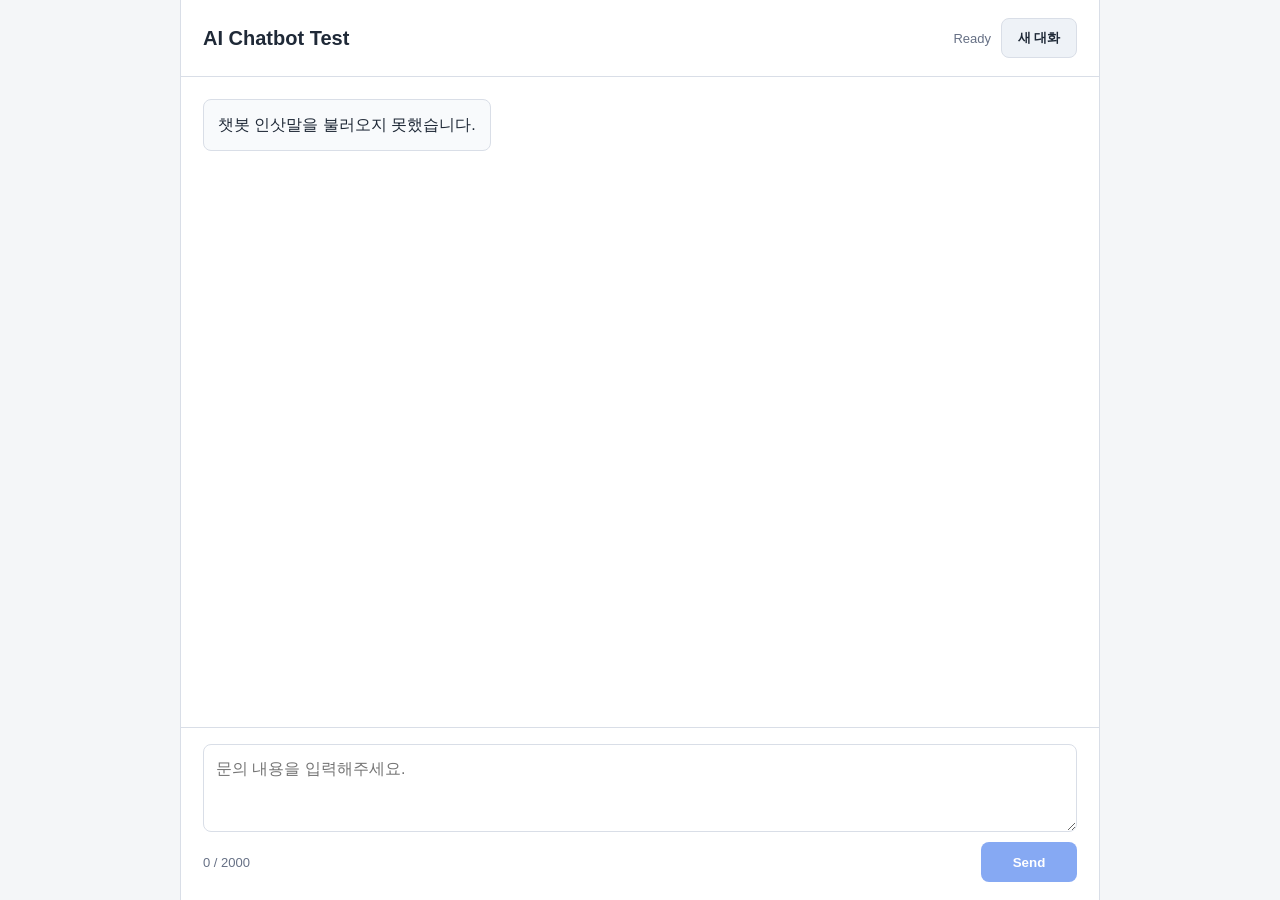
<file: src/main/resources/static/chatbot-test.html>
﻿<!doctype html>
<html lang="ko">
<head>
    <meta charset="UTF-8">
    <meta name="viewport" content="width=device-width, initial-scale=1.0">
    <title>AI Chatbot Test</title>
    <style>
        :root {
            --bg: #f4f6f8;
            --surface: #ffffff;
            --line: #d9dee7;
            --text: #1f2937;
            --muted: #667085;
            --primary: #2563eb;
            --primary-dark: #1d4ed8;
            --danger: #c2410c;
        }

        * {
            box-sizing: border-box;
        }

        body {
            margin: 0;
            min-height: 100vh;
            background: var(--bg);
            color: var(--text);
            font-family: Arial, "Noto Sans KR", sans-serif;
        }

        .app {
            width: min(920px, 100%);
            min-height: 100vh;
            margin: 0 auto;
            display: grid;
            grid-template-rows: auto 1fr auto;
            background: var(--surface);
            border-left: 1px solid var(--line);
            border-right: 1px solid var(--line);
        }

        header {
            padding: 18px 22px;
            border-bottom: 1px solid var(--line);
            display: flex;
            align-items: center;
            justify-content: space-between;
            gap: 16px;
        }

        h1 {
            margin: 0;
            font-size: 20px;
            line-height: 1.3;
        }

        .header-actions {
            display: flex;
            align-items: center;
            gap: 10px;
        }

        .status {
            color: var(--muted);
            font-size: 13px;
            white-space: nowrap;
        }

        .messages {
            padding: 22px;
            overflow-y: auto;
            display: flex;
            flex-direction: column;
            gap: 14px;
        }

        .message {
            max-width: min(680px, 92%);
            padding: 12px 14px;
            border: 1px solid var(--line);
            border-radius: 8px;
            line-height: 1.6;
            white-space: pre-wrap;
            word-break: break-word;
        }

        .message.user {
            align-self: flex-end;
            color: #ffffff;
            background: var(--primary);
            border-color: var(--primary);
        }

        .message.bot {
            align-self: flex-start;
            background: #f8fafc;
        }

        .composer {
            border-top: 1px solid var(--line);
            padding: 16px 22px 18px;
            display: grid;
            gap: 10px;
        }

        textarea {
            width: 100%;
            min-height: 88px;
            max-height: 220px;
            resize: vertical;
            border: 1px solid var(--line);
            border-radius: 8px;
            padding: 12px;
            color: var(--text);
            font: inherit;
            line-height: 1.5;
        }

        textarea:focus {
            outline: 2px solid rgba(37, 99, 235, 0.25);
            border-color: var(--primary);
        }

        .composer-footer {
            display: flex;
            align-items: center;
            justify-content: space-between;
            gap: 12px;
        }

        .counter {
            color: var(--muted);
            font-size: 13px;
        }

        .counter.over {
            color: var(--danger);
            font-weight: 700;
        }

        button {
            min-width: 96px;
            height: 40px;
            border: 0;
            border-radius: 8px;
            color: #ffffff;
            background: var(--primary);
            font-weight: 700;
            cursor: pointer;
        }

        button:hover:not(:disabled) {
            background: var(--primary-dark);
        }

        button:disabled {
            cursor: not-allowed;
            opacity: 0.55;
        }

        button.secondary {
            min-width: 76px;
            color: var(--text);
            background: #eef2f7;
            border: 1px solid var(--line);
        }

        button.secondary:hover:not(:disabled) {
            background: #e2e8f0;
        }

        @media (max-width: 640px) {
            .app {
                border: 0;
            }

            header,
            .messages,
            .composer {
                padding-left: 16px;
                padding-right: 16px;
            }

            header {
                align-items: flex-start;
                flex-direction: column;
            }

            .status {
                white-space: normal;
            }

            .header-actions {
                width: 100%;
                justify-content: space-between;
            }
        }
    </style>
</head>
<body>
<main class="app">
    <header>
        <h1>AI Chatbot Test</h1>
        <div class="header-actions">
            <div class="status" id="status">Ready</div>
            <button class="secondary" type="button" id="newChatButton">새 대화</button>
        </div>
    </header>

    <section class="messages" id="messages" aria-live="polite"></section>

    <form class="composer" id="chatForm">
        <textarea
                id="messageInput"
                name="message"
                maxlength="2000"
                placeholder="문의 내용을 입력해주세요."
                autocomplete="off"
        ></textarea>
        <div class="composer-footer">
            <div class="counter" id="counter">0 / 2000</div>
            <button type="submit" id="sendButton" disabled>Send</button>
        </div>
    </form>
</main>

<script>
    const API_BASE_URL = "http://localhost:8080";
    const MAX_MESSAGE_LENGTH = 2000;
    const messages = document.getElementById("messages");
    const statusText = document.getElementById("status");
    const form = document.getElementById("chatForm");
    const input = document.getElementById("messageInput");
    const counter = document.getElementById("counter");
    const sendButton = document.getElementById("sendButton");
    const newChatButton = document.getElementById("newChatButton");
    const CONVERSATION_ID_KEY = "chatbotConversationId";
    let isWaiting = false;

    function getConversationId() {
        let conversationId = localStorage.getItem(CONVERSATION_ID_KEY);

        if (!conversationId) {
            conversationId = crypto.randomUUID();
            localStorage.setItem(CONVERSATION_ID_KEY, conversationId);
        }

        return conversationId;
    }

    function setStatus(text) {
        statusText.textContent = text;
    }

    function addMessage(text, sender) {
        const bubble = document.createElement("div");
        bubble.className = `message ${sender}`;
        bubble.textContent = text;
        messages.appendChild(bubble);
        messages.scrollTop = messages.scrollHeight;
    }

    function updateInputState() {
        const length = input.value.length;
        const isBlank = input.value.trim().length === 0;
        const isOver = length > MAX_MESSAGE_LENGTH;

        counter.textContent = `${length} / ${MAX_MESSAGE_LENGTH}`;
        counter.classList.toggle("over", isOver);
        sendButton.disabled = isWaiting || isBlank || isOver;
    }

    async function loadWelcome() {
        try {
            const response = await fetch(`${API_BASE_URL}/api/ai/chatbot/welcome`);
            const body = await response.json();

            if (!response.ok || !body.success) {
                throw new Error(body.message || "Welcome request failed.");
            }

            addMessage(body.data, "bot");
        } catch (error) {
            addMessage("챗봇 인삿말을 불러오지 못했습니다.", "bot");
        }
    }

    form.addEventListener("submit", async (event) => {
        event.preventDefault();

        const message = input.value.trim();
        if (!message || message.length > MAX_MESSAGE_LENGTH) {
            return;
        }

        addMessage(message, "user");
        input.value = "";
        isWaiting = true;
        updateInputState();
        setStatus("Waiting for response...");

        try {
            const response = await fetch(`${API_BASE_URL}/api/ai/chatbot`, {
                method: "POST",
                headers: {
                    "Content-Type": "application/json"
                },
                body: JSON.stringify({
                    conversationId: getConversationId(),
                    message
                })
            });
            const body = await response.json();

            if (!response.ok || !body.success) {
                throw new Error(body.message || "Chatbot request failed.");
            }

            addMessage(body.data.answer, "bot");
            setStatus("Ready");
        } catch (error) {
            addMessage("답변을 가져오지 못했습니다. 서버 로그를 확인해주세요.", "bot");
            setStatus("Error");
        } finally {
            isWaiting = false;
            updateInputState();
        }
    });

    newChatButton.addEventListener("click", () => {
        localStorage.removeItem(CONVERSATION_ID_KEY);
        messages.replaceChildren();
        setStatus("Ready");
        input.value = "";
        isWaiting = false;
        updateInputState();
        loadWelcome();
    });

    input.addEventListener("input", updateInputState);

    updateInputState();
    loadWelcome();
</script>
</body>
</html>
</file>
